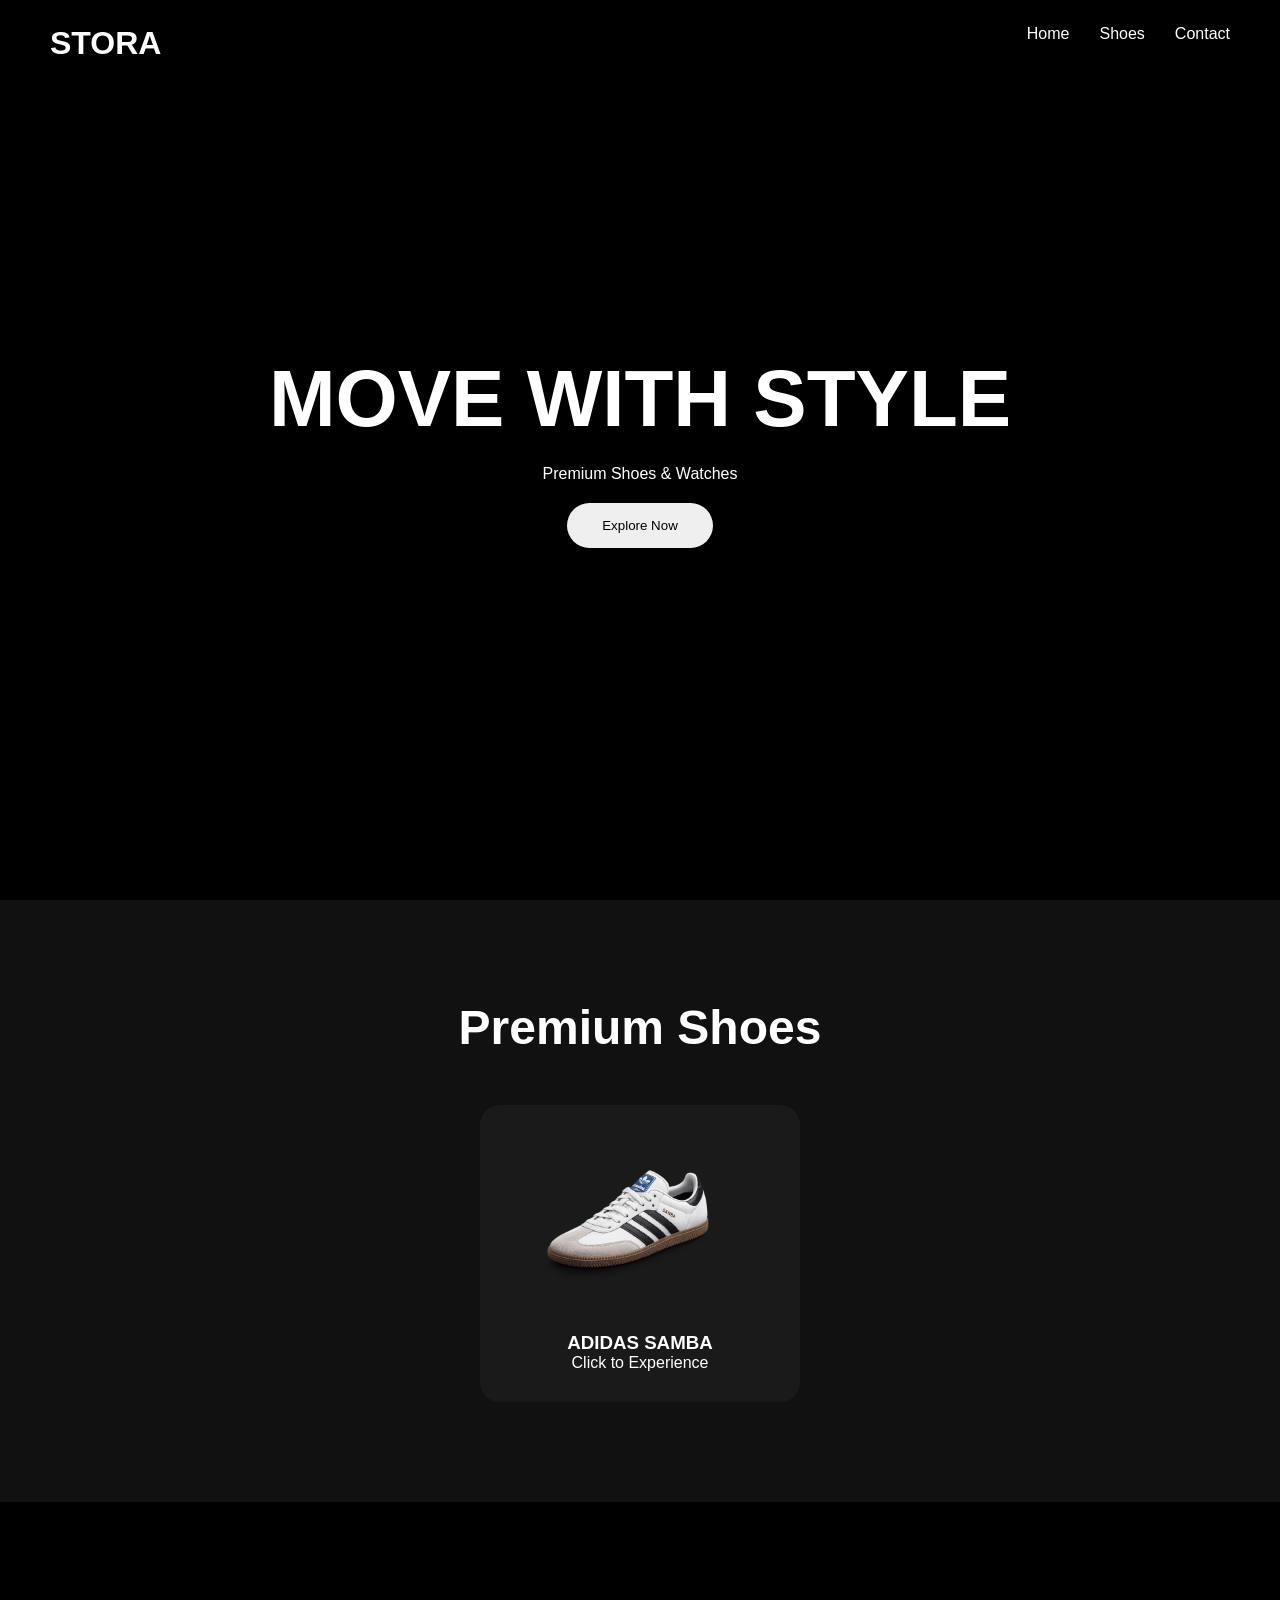
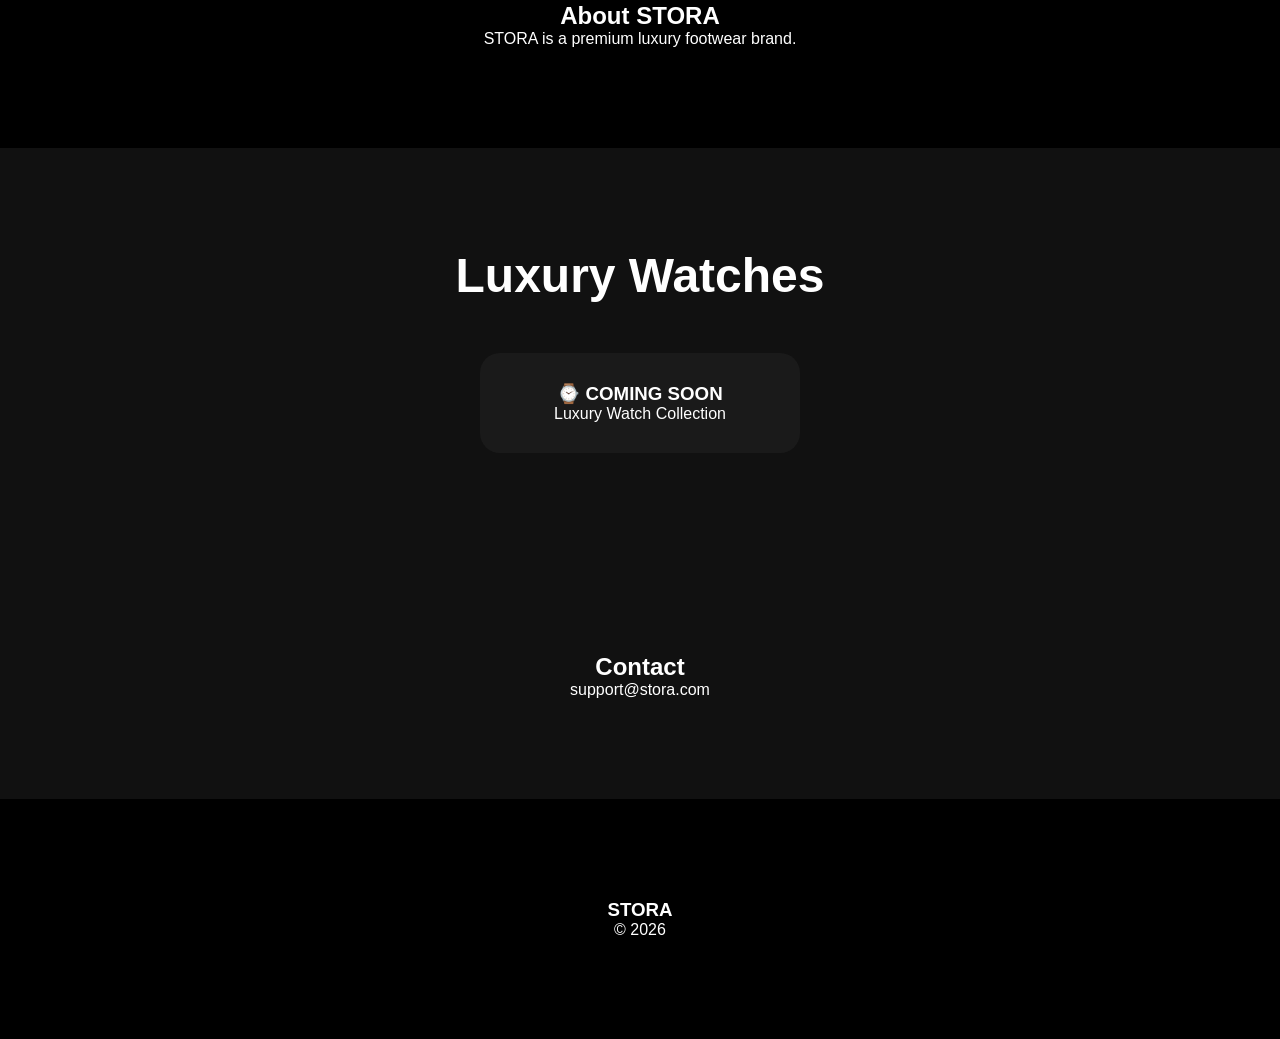
<file: index.html>
<!DOCTYPE html>
<html lang="en">

<head>
<meta charset="UTF-8">
<meta name="viewport"
      content="width=device-width, initial-scale=1.0">

<title>STORA</title>

<link rel="stylesheet"
      href="style.css">

</head>

<body>

<!-- INTRO -->

<div class="intro">

    <h1>
        STORA
    </h1>

</div>

<!-- NAVBAR -->

<nav>

    <div class="logo">
        STORA
    </div>

    <ul>

        <li>
            <a href="#">
                Home
            </a>
        </li>

        <li>
            <a href="#products">
                Shoes
            </a>
        </li>

        <li>
            <a href="#contact">
                Contact
            </a>
        </li>

    </ul>

</nav>

<!-- HERO -->

<section class="hero">

    <h1>
        MOVE WITH STYLE
    </h1>

    <p>
        Premium Shoes & Watches
    </p>

    <button onclick="showExplore()">

        Explore Now

    </button>

</section>

<!-- EXPLORE SCREEN -->

<div id="exploreScreen">

    <div class="curtain left"></div>

    <div class="curtain right"></div>

    <div class="explore-box">

        <h1>
            What do you want to explore?
        </h1>

        <div class="options">

            <!-- SHOES -->

            <div
                class="option shoes-option"
                onclick="openShoes()">

                <div class="icon">
                    👟
                </div>

                <h2>
                    SHOES
                </h2>

                <p>
                    Premium Sneaker Collection
                </p>

            </div>

            <!-- WATCHES -->

            <div
                class="option watch-option"
                onclick="openWatches()">

                <div class="icon">
                    ⌚
                </div>

                <h2>
                    WATCHES
                </h2>

                <p>
                    Luxury Collection
                </p>

            </div>

        </div>

        <button
            class="backExplore"
            onclick="closeExplore()">

            ← BACK

        </button>

    </div>

</div>

<!-- SHOES -->

<section
    class="products"
    id="products">

    <h2>
        Premium Shoes
    </h2>

    <div class="cards">

        <div
            class="samba-card"
            onclick="dropShoe()">

            <img
                src="ChatGPT Image Jul 4, 2026 at 06_11_16 PM.png"
                class="samba-img">

            <h3>
                ADIDAS SAMBA
            </h3>

            <p>
                Click to Experience
            </p>

        </div>

    </div>

</section>

<!-- ABOUT -->

<section class="about">

    <h2>
        About STORA
    </h2>

    <p>
        STORA is a premium luxury
        footwear brand.
    </p>

</section>

<!-- WATCHES -->

<section class="products">

    <h2>
        Luxury Watches
    </h2>

    <div class="cards">

        <div class="samba-card">

            <h3>
                ⌚ COMING SOON
            </h3>

            <p>
                Luxury Watch Collection
            </p>

        </div>

    </div>

</section>

<!-- CONTACT -->

<section
    class="contact"
    id="contact">

    <h2>
        Contact
    </h2>

    <p>
        support@stora.com
    </p>

</section>

<!-- FOOTER -->

<footer>

    <h3>
        STORA
    </h3>

    <p>
        © 2026
    </p>

</footer>

<!-- SHOE ANIMATION -->

<div
    id="dropScreen"
    class="drop-screen">

    <div class="splash"></div>

    <img
        src="ChatGPT Image Jul 4, 2026 at 06_11_16 PM.png"
        id="fallingShoe"
        class="falling-shoe">

</div>

<script src="script.js"></script>

</body>
</html>
</file>
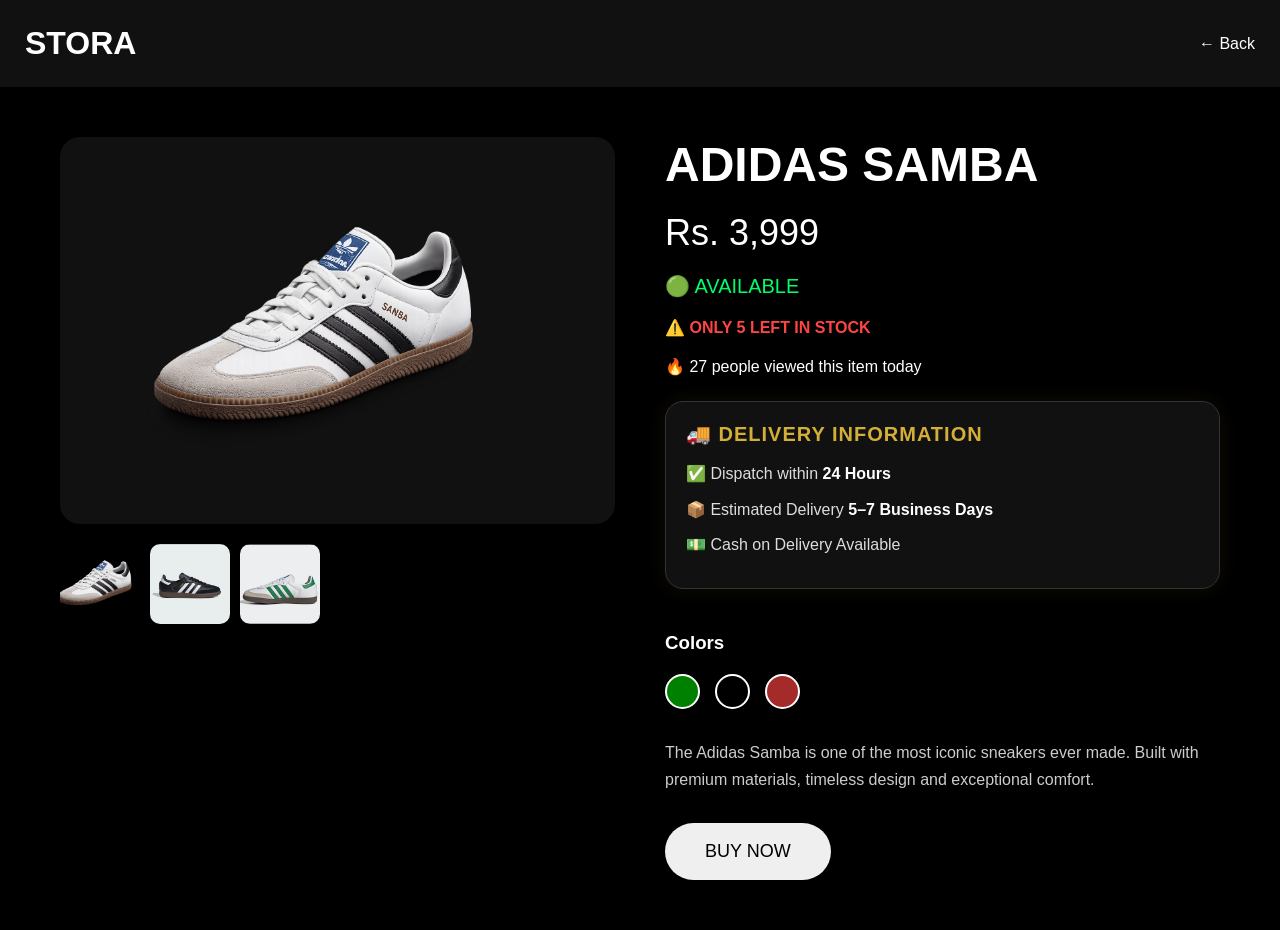
<file: product.html>
<!DOCTYPE html>
<html lang="en">
<head>

<meta charset="UTF-8">
<meta name="viewport" content="width=device-width, initial-scale=1.0">

<title>ADIDAS SAMBA | STORA</title>

<style>

*{
    margin:0;
    padding:0;
    box-sizing:border-box;
    font-family:Arial,sans-serif;
}

body{
    background:#000;
    color:#fff;
}

nav{
    background:#111;
    padding:25px;
    display:flex;
    justify-content:space-between;
    align-items:center;
}

.logo{
    font-size:32px;
    font-weight:bold;
}

nav a{
    color:white;
    text-decoration:none;
}

.container{
    max-width:1200px;
    margin:auto;
    padding:50px 20px;
    display:flex;
    flex-wrap:wrap;
    gap:50px;
}

.gallery{
    flex:1;
}

.main-img{
    background:#111;
    padding:20px;
    border-radius:20px;
}

.main-img img{
    width:100%;
    border-radius:15px;
}

.thumbs{
    margin-top:20px;
    display:flex;
    gap:10px;
}

.thumbs img{
    width:80px;
    height:80px;
    object-fit:cover;
    cursor:pointer;
    border-radius:10px;
    transition:.3s;
}

.thumbs img:hover{
    transform:scale(1.08);
}

.info{
    flex:1;
}

.info h1{
    font-size:48px;
}

.price{
    font-size:36px;
    margin:20px 0;
}

.stock{
    color:#00ff66;
    font-size:20px;
}

.warning{
    color:#ff4444;
    font-weight:bold;
    margin:20px 0;
}

.bio{
    margin:30px 0;
    color:#ccc;
    line-height:1.7;
}

.buy{
    padding:18px 40px;
    border:none;
    border-radius:40px;
    font-size:18px;
    cursor:pointer;
    transition:.3s;
}

.buy:hover{
    transform:scale(1.05);
}

/* COLOR BUTTONS */

.colors{
    display:flex;
    gap:15px;
    margin:20px 0;
}

.colors span{
    width:35px;
    height:35px;
    border-radius:50%;
    border:2px solid white;
    cursor:pointer;
    transition:.3s;
    display:inline-block;
}

.colors span:hover{
    transform:scale(1.15);
}

.green{
    background:green;
}

.black{
    background:black;
}

.brown{
    background:brown;
}
.delivery-box{
    margin:25px 0;
    padding:20px;
    background:#111;
    border:1px solid #333;
    border-radius:18px;
    box-shadow:0 0 20px rgba(212,175,55,.08);
}

.delivery-box h3{
    color:#d4af37;
    margin-bottom:15px;
    font-size:20px;
    letter-spacing:1px;
}

.delivery-box p{
    color:#ddd;
    margin:10px 0;
    line-height:1.6;
    font-size:16px;
}

.delivery-box b{
    color:#fff;
}
</style>

</head>

<body>

<nav>

<div class="logo">
STORA
</div>

<a href="index.html">
← Back
</a>

</nav>

<div class="container">

<div class="gallery">

<div class="main-img">

<img
id="mainImage"
src="ChatGPT Image Jul 4, 2026 at 06_11_16 PM.png">

</div>

<div class="thumbs">

<img
src="ChatGPT Image Jul 4, 2026 at 06_11_16 PM.png"
onclick="changeImage('ChatGPT Image Jul 4, 2026 at 06_11_16 PM.png')">

<img
src="IMG_3817.jpeg"
onclick="changeImage('IMG_3817.jpeg')">

<img
src="IMG_3819.jpeg"
onclick="changeImage('IMG_3819.jpeg')">

</div>

</div>

<div class="info">

<h1>ADIDAS SAMBA</h1>

<div class="price">
Rs. 3,999
</div>

<div class="stock">
🟢 AVAILABLE
</div>

<div class="warning">
⚠️ ONLY 5 LEFT IN STOCK
</div>

<p>
🔥 27 people viewed this item today
    </p>
    <div class="delivery-box">

    <h3>🚚 DELIVERY INFORMATION</h3>

    <p>✅ Dispatch within <b>24 Hours</b></p>

    <p>📦 Estimated Delivery <b>5–7 Business Days</b></p>

    <p>💵 Cash on Delivery Available</p>

</div>


<br>

<h3>Colors</h3>

<div class="colors">

<span
class="green"
onclick="changeImage('IMG_3819.jpeg')">
</span>

<span
class="black"
onclick="changeImage('IMG_3817.jpeg')">
</span>

<span
class="brown"
onclick="changeImage('ChatGPT Image Jul 4, 2026 at 06_11_16 PM.png')">
</span>

</div>

<div class="bio">

The Adidas Samba is one of the most iconic sneakers ever made.
Built with premium materials, timeless design and exceptional comfort.

</div>

<button
class="buy"
onclick="window.open('https://docs.google.com/forms/d/e/1FAIpQLSdvPwcTD-8tuPvmD20ed_vRcPSB_yZlay8YVn5BGkYgROQjFw/viewform','_blank')">

BUY NOW

</button>

</div>

</div>

<script>

function changeImage(image){

document.getElementById("mainImage").src=image;

}

</script>

</body>
</html>
</file>
<file: style.css>
*{
    margin:0;
    padding:0;
    box-sizing:border-box;
    font-family:Arial,sans-serif;
}

html{
    scroll-behavior:smooth;
}

body{
    background:#000;
    color:#fff;
    overflow-x:hidden;
}

/* INTRO */

.intro{
    position:fixed;
    width:100%;
    height:100vh;
    background:#000;
    display:flex;
    justify-content:center;
    align-items:center;
    z-index:9999;
    animation:fadeOut 2s forwards;
    animation-delay:2s;
}

.intro h1{

    font-size:6rem;

    letter-spacing:15px;

    animation:
        zoom 2s,
        glow 2s infinite alternate;

    color:white;

    text-shadow:
        0 0 10px rgba(255,255,255,.5),
        0 0 20px rgba(255,255,255,.3),
        0 0 40px rgba(255,255,255,.2);
}

/* ZOOM */

@keyframes zoom{

    from{
        opacity:0;
        transform:scale(.5);
    }

    to{
        opacity:1;
        transform:scale(1);
    }
}

/* GLOW */

@keyframes glow{

    from{
        text-shadow:
            0 0 10px rgba(255,255,255,.3),
            0 0 20px rgba(255,255,255,.2);
    }

    to{
        text-shadow:
            0 0 20px rgba(255,255,255,.8),
            0 0 40px rgba(255,255,255,.5),
            0 0 60px rgba(255,255,255,.3);
    }
}

/* FADE */

@keyframes fadeOut{
    to{
        opacity:0;
        visibility:hidden;
    }
}

/* MOBILE */

@media(max-width:768px){

    .intro-logo{

        width:80vw;

        max-width:220px;
    }
}

/* NAVBAR */

nav{
    position:fixed;
    width:100%;
    padding:25px 50px;
    display:flex;
    justify-content:space-between;
    background:rgba(0,0,0,.4);
    backdrop-filter:blur(10px);
    z-index:1000;
}

.logo{
    font-size:2rem;
    font-weight:bold;
}

nav ul{
    display:flex;
    list-style:none;
}

nav li{
    margin-left:30px;
}

nav a{
    color:white;
    text-decoration:none;
}

/* HERO */

.hero{
    height:100vh;
    display:flex;
    flex-direction:column;
    justify-content:center;
    align-items:center;
    background:
    linear-gradient(rgba(0,0,0,.6),rgba(0,0,0,.8)),
    url('https://images.unsplash.com/photo-1542291026-7eec264c27ff');
    background-size:cover;
    text-align:center;
}

.hero h1{
    font-size:5rem;
}

.hero p{
    margin:20px;
}

button{
    padding:15px 35px;
    border:none;
    border-radius:30px;
    cursor:pointer;
}

/* PRODUCTS */

.products{
    padding:100px 50px;
    background:#111;
    text-align:center;
}

.products h2{
    font-size:3rem;
    margin-bottom:50px;
}

.cards{
    display:flex;
    justify-content:center;
}

.samba-card{
    width:320px;
    background:#1a1a1a;
    padding:30px;
    border-radius:20px;
    cursor:pointer;
    transition:.3s;
}

.samba-card:hover{
    transform:translateY(-10px);
}

.samba-img{
    width:100%;
    border-radius:15px;
    margin-bottom:20px;
}

.about,
.contact,
footer{
    padding:100px 30px;
    text-align:center;
}

.contact{
    background:#111;
}

/* ANIMATION SCREEN */

.drop-screen{
    position:fixed;
    top:0;
    left:0;
    width:100%;
    height:100%;
    background:black;
    display:none;
    overflow:hidden;
    z-index:10000;
}

/* SHOE */

.falling-shoe{
    position:absolute;
    width:320px;
    left:50%;
    top:-500px;
    transform:translateX(-50%);
    transform-origin:bottom center;
}

/* SPLASH */

.splash{
    position:absolute;
    left:50%;
    bottom:140px;
    transform:translateX(-50%) scale(0);
    width:250px;
    height:60px;
    border-radius:50%;
    background:rgba(255,255,255,.2);
}

/* BUTTON */

#buyBtn{
    position:absolute;
    left:50%;
    bottom:70px;
    transform:translateX(-50%);
    padding:18px 45px;
    border:none;
    border-radius:50px;
    background:#111;
    color:white;
    font-size:18px;
    letter-spacing:3px;
    cursor:pointer;
    box-shadow:0 0 20px rgba(255,255,255,.15);
}

#buyBtn:hover{
    box-shadow:0 0 35px rgba(255,255,255,.4);
}

/* FALL */

@keyframes fall{

    0%{
        top:-500px;
        transform:
        translateX(-50%)
        rotate(0deg);
    }

    100%{
        top:40%;
        transform:
        translateX(-50%)
        rotate(10deg);
    }
}

/* SPLASH */

@keyframes splash{

    0%{
        transform:
        translateX(-50%)
        scale(0);
        opacity:1;
    }

    100%{
        transform:
        translateX(-50%)
        scale(3);
        opacity:0;
    }
}
#backBtn{

    position:absolute;

    top:40px;

    left:40px;

    padding:12px 30px;

    border:none;

    border-radius:30px;

    background:#111;

    color:white;

    cursor:pointer;

    font-size:16px;

    letter-spacing:2px;

    box-shadow:
        0 0 15px
        rgba(255,255,255,.15);

    transition:.3s;
}

#backBtn:hover{

    transform:scale(1.08);

    box-shadow:
        0 0 25px
        rgba(255,255,255,.4);
}
/* ==========================
   EXPLORE SCREEN
========================== */

#exploreScreen{
    position:fixed;
    top:0;
    left:0;
    width:100%;
    height:100%;
    background:#000;
    display:none;
    z-index:20000;
    overflow:hidden;
}

/* CURTAINS */

.curtain{
    position:absolute;
    top:0;
    width:50%;
    height:100%;
    background:linear-gradient(
        to bottom,
        #1a1a1a,
        #000
    );
    transition:1s;
}

.left{
    left:-50%;
}

.right{
    right:-50%;
}

/* MAIN BOX */

.explore-box{
    position:absolute;
    top:50%;
    left:50%;
    transform:
        translate(-50%,-50%);
    width:90%;
    max-width:380px;
    opacity:0;
    transition:1s;
    text-align:center;
}

/* TITLE */

.explore-box h1{
    color:white;
    font-size:28px;
    font-weight:700;
    line-height:1.3;
    margin-bottom:25px;
}

/* OPTIONS */

.options{
    display:flex;
    flex-direction:column;
    gap:18px;
}

/* CARD */

.option{
    position:relative;
    height:150px;
    border-radius:18px;
    overflow:hidden;
    cursor:pointer;
    border:1px solid
        rgba(212,175,55,.5);
    transition:.3s;

    display:flex;
    flex-direction:column;
    justify-content:center;
    align-items:center;
}

.option::before{
    content:"";
    position:absolute;
    top:0;
    left:0;
    width:100%;
    height:100%;
    background:
        rgba(0,0,0,.55);
}

.option:hover{
    transform:scale(1.03);
    box-shadow:
        0 0 25px
        rgba(212,175,55,.3);
}

/* SHOES CARD */

.shoes-option{

    background:
    url(
    "ChatGPT Image Jul 4, 2026 at 06_11_16 PM.png"
    );

    background-size:cover;
    background-position:center;
}

/* WATCH CARD */

.watch-option{

    background:
    url(
"https://images.unsplash.com/photo-1547996160-81dfa63595aa"
    );

    background-size:cover;
    background-position:center;
}

/* TEXT */

.option h2{
    position:relative;
    z-index:2;
    color:white;
    font-size:22px;
    letter-spacing:3px;
}

.option p{
    position:relative;
    z-index:2;
    color:#d4af37;
    font-size:12px;
    margin-top:6px;
}

/* ICON */

.option .icon{
    position:relative;
    z-index:2;
    font-size:45px;
    margin-bottom:10px;
}

/* BACK BUTTON */

.backExplore{

    margin-top:25px;

    background:#111;

    color:white;

    padding:12px 30px;

    border:none;

    border-radius:30px;

    font-size:14px;

    letter-spacing:2px;

    cursor:pointer;

    box-shadow:
        0 0 15px
        rgba(255,255,255,.15);
}

.backExplore:hover{
    transform:scale(1.05);
}
@media(max-width:768px){

    .intro-logo{

        width:85%;
        max-width:320px;
    }

}
.delivery-box{
    margin:25px 0;
    padding:20px;
    background:#111;
    border:1px solid #2b2b2b;
    border-radius:18px;
    box-shadow:0 0 20px rgba(212,175,55,.08);
}

.delivery-box h3{
    color:#d4af37;
    font-size:20px;
    margin-bottom:15px;
    letter-spacing:1px;
}

.delivery-box p{
    color:#ddd;
    font-size:16px;
    margin:10px 0;
    line-height:1.6;
}

.delivery-box b{
    color:#fff;
}
</file>
